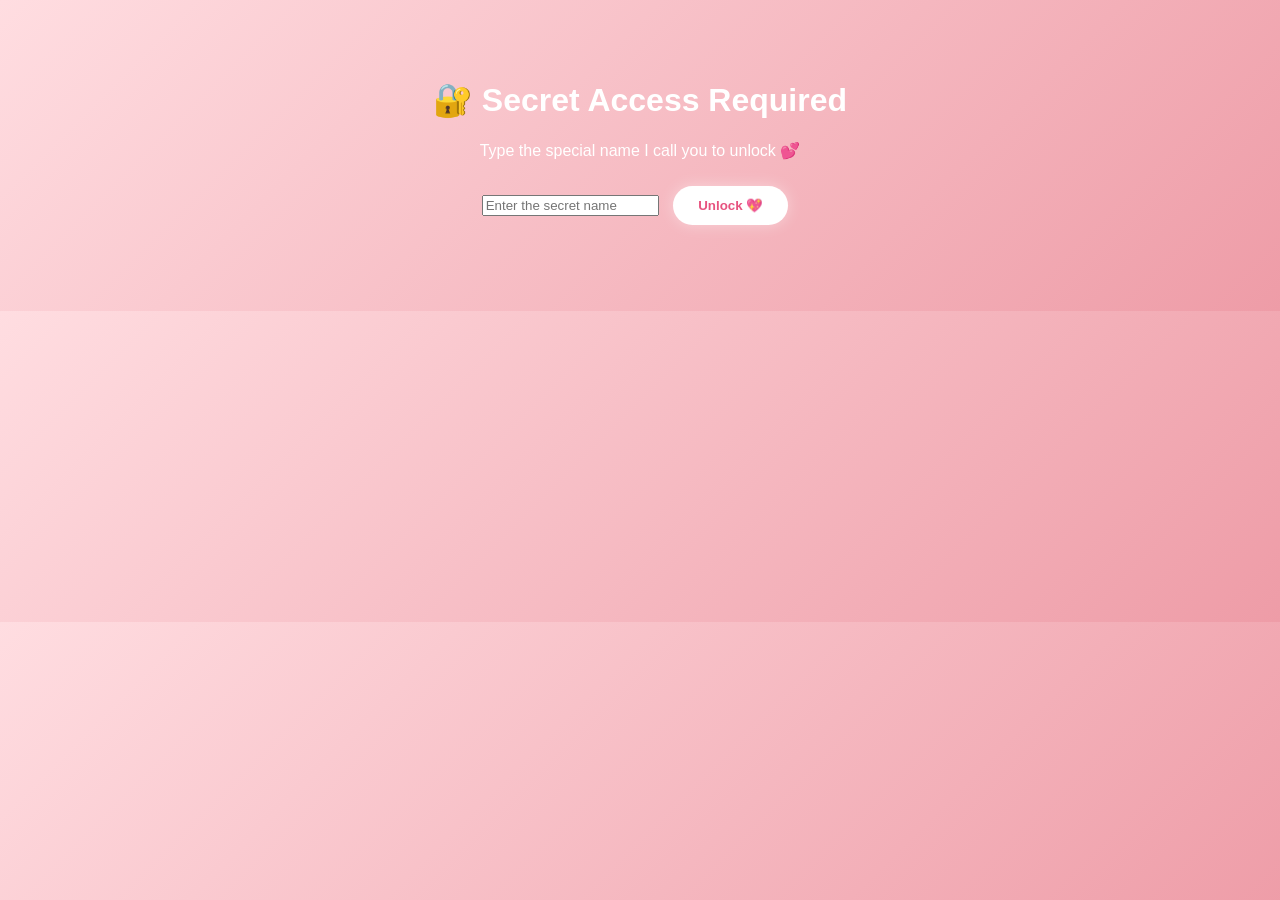
<file: index.html>
<!DOCTYPE html>
<html>
<head>
  <title>Secret 💌</title>
  <link rel="stylesheet" href="style.css">
</head>
<body class="fade-in">

<div class="floating-hearts"></div>

<audio id="bgMusic" loop>
  <source src="Lauv - I Like Me Better (Lyrics) i like me better when i'm with you (1).mp3" type="audio/mpeg">
</audio>

<div class="page center">
  <h1>🔐 Secret Access Required</h1>

  <p class="romantic-text">
    Type the special name I call you to unlock 💕
  </p>

  <input type="password" id="password" placeholder="Enter the secret name">
  <button onclick="checkPassword()">Unlock 💖</button>

  <p id="error" class="error-text"></p>
</div>

<script src="script.js"></script>
</body>
  </html>
</file>
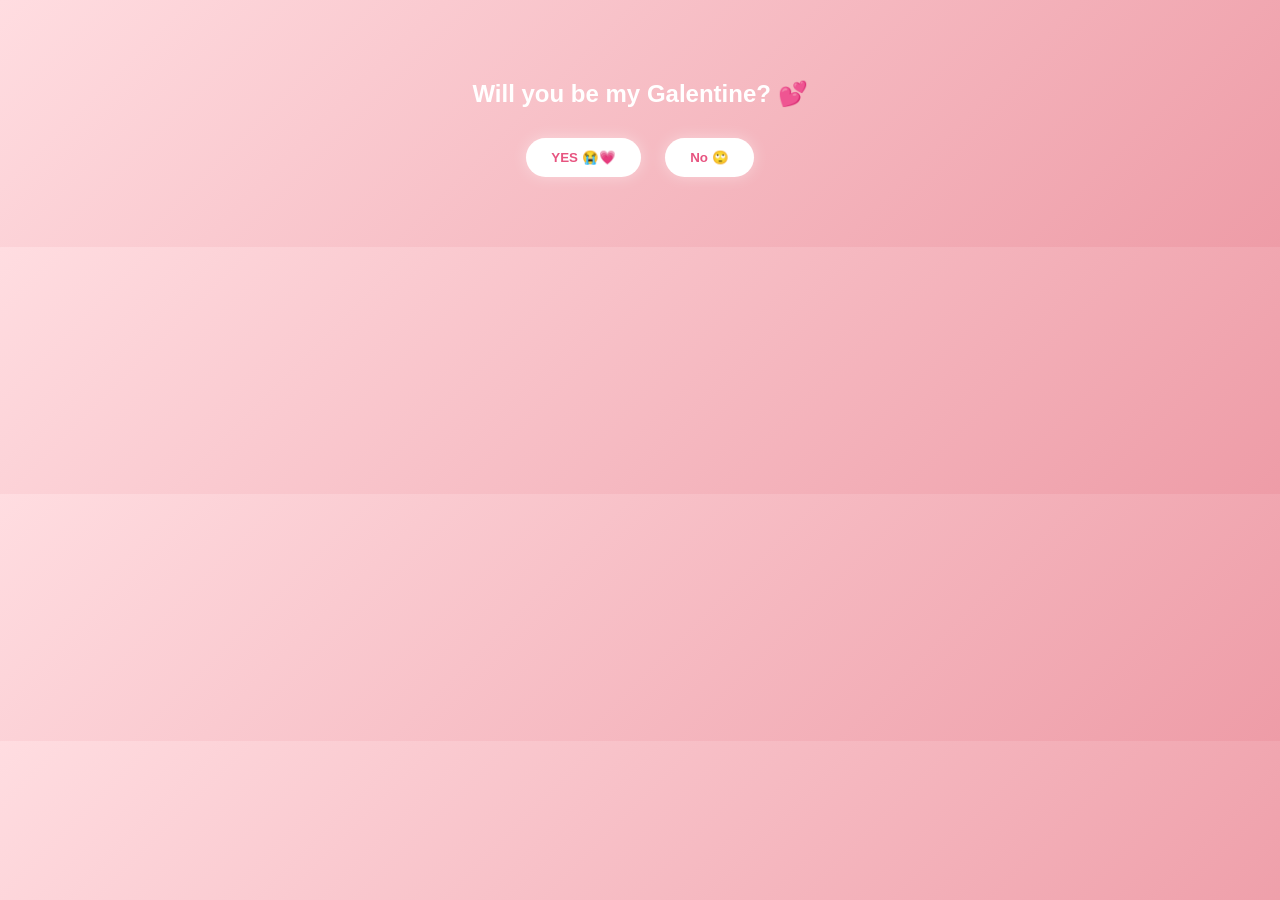
<file: proposal.html>
<!DOCTYPE html>
<html>
<head>
  <title>Galentine 💕</title>
  <link href="https://fonts.googleapis.com/css2?family=Pacifico&family=Dancing+Script:wght@700&display=swap" rel="stylesheet">
  <link rel="stylesheet" href="style.css">
</head>

<body>

<div class="floating-hearts"></div>

<audio id="bgMusic" loop>
  <source src="Lauv - I Like Me Better (Lyrics) i like me better when i'm with you (1).mp3" type="audio/mpeg">
</audio>

<!-- PROPOSAL SECTION -->
<div class="page center" id="proposalSection">
  <h2>Will you be my Galentine? 💕</h2>
  <button onclick="sayYes()">YES 😭💗</button>
  <button onclick="moveNo(this)">No 🙄</button>
</div>

<!-- YAY SECTION -->
<div class="page center hidden" id="yaySection">
  <h1 class="yay-pop">YAYY!! 🎉</h1>
  <canvas id="confetti"></canvas>
</div>

<!-- FINAL CONFIRMATION -->
<div class="page center hidden" id="finalSection">

  <h1 class="confirm-main">Galentine's Date Confirmed 💖</h1>

  <p class="subscription">
    This friendship?<br>
    <span>Lifetime subscription.</span><br>
    No cancellation allowed.
  </p>

  <p class="big-text">When: whenever you want jaaneman 💋</p>
  <p class="big-text">Where: At your fav. spot!</p>

  <p class="song-line">I like me better when I am with you 💖</p>

  <h2 class="happy-text">Happy Galentine's Day 💞</h2>

  <!-- SECRET BUTTON -->
  <button id="secretBtn">Do you know a secret? 😌</button>

  <!-- SECRET MESSAGE -->
  <p id="secretMessage" class="secret hidden">
    You unlocked the secret 😌💌 You’re stuck with me forever.
  </p>

  <!-- SIGNATURE -->
  <h3 id="signature" class="signature hidden">
    With love, Srijannita 💌
  </h3>

  <!-- LOVE METER -->
  <div class="love-meter-container">
    <p>Love Meter 💕</p>
    <div class="love-meter">
      <div class="love-fill" id="loveFill"></div>
    </div>
  </div>

</div>

<script src="script.js"></script>
</body>
  </html>
</file>
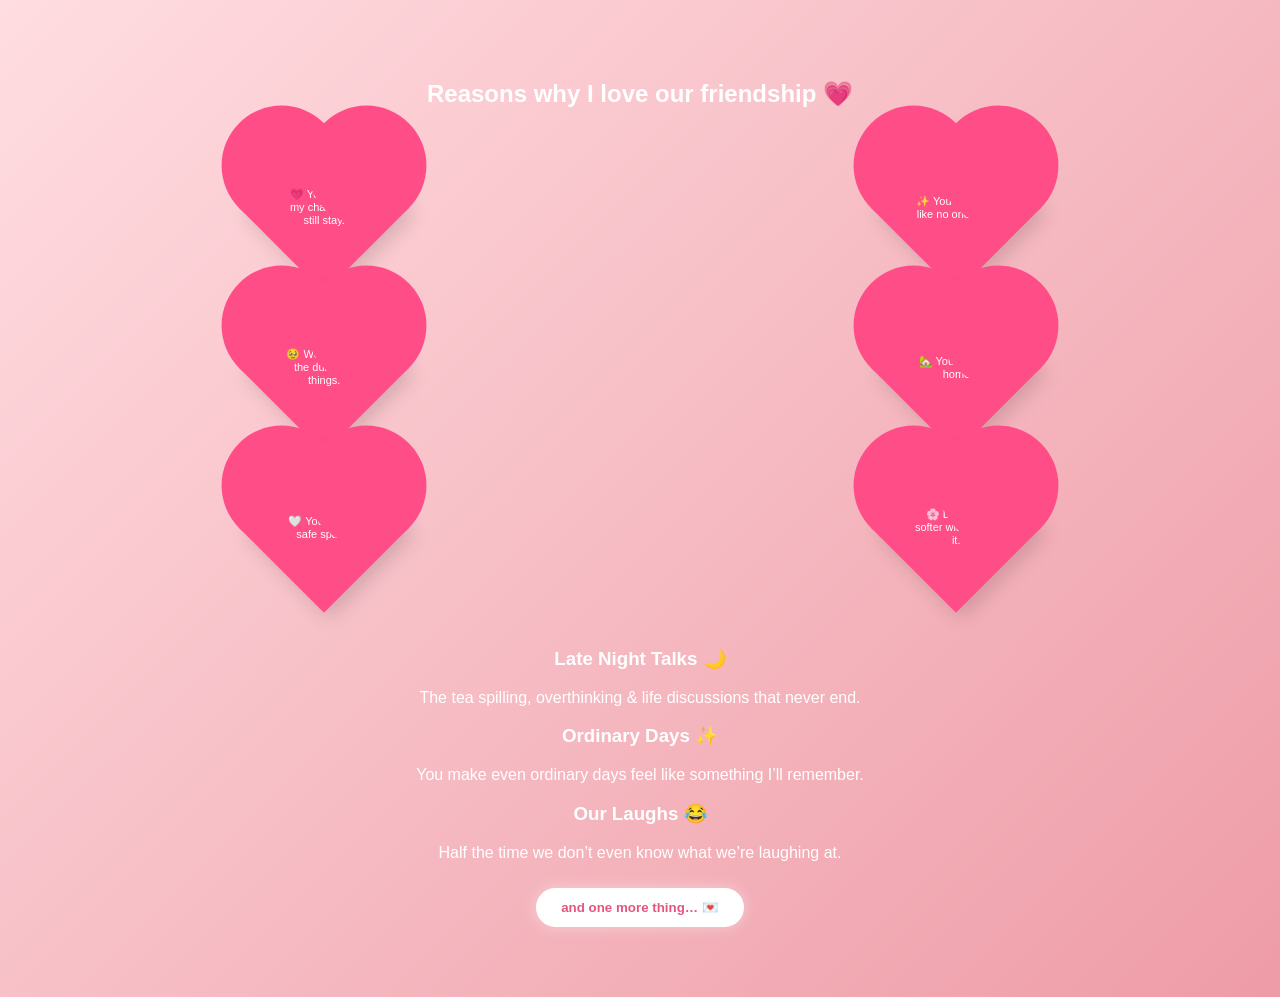
<file: reasons.html>
<!DOCTYPE html>
<html>
<head>
  <title>Why I love us💞</title>
  <link rel="stylesheet" href="style.css">
</head>
<body class="fade-in">

<div class="floating-hearts"></div>

<audio id="bgMusic" loop>
  <source src="Lauv - I Like Me Better (Lyrics) i like me better when i'm with you (1).mp3" type="audio/mpeg">
</audio>

<div class="page">
  <h2>Reasons why I love our friendship 💗</h2>

  <div class="reasons-grid">
    <div class="reason-card"><span>💗 You match my chaos and still stay.</span></div>
    <div class="reason-card"><span>✨ You hype me like no one else.</span></div>
    <div class="reason-card"><span>🥹 We laugh at the dumbest things.</span></div>
    <div class="reason-card"><span>🏡 You feel like home</span></div>
    <div class="reason-card"><span>🤍 You are my safe space.</span></div>
    <div class="reason-card"><span>🌸 Life feels softer with you in it.</span></div>
  </div>

  <div class="special-cards">
    <div class="only-for-you-card">
      <h3>Late Night Talks 🌙</h3>
      <p>The tea spilling, overthinking & life discussions that never end.</p>
    </div>

    <div class="only-for-you-card">
      <h3>Ordinary Days ✨</h3>
      <p>You make even ordinary days feel like something I’ll remember.</p>
    </div>

    <div class="only-for-you-card">
      <h3>Our Laughs 😂</h3>
      <p>Half the time we don’t even know what we’re laughing at.</p>
    </div>
  </div>

  <button onclick="goToProposal()">and one more thing… 💌</button>
</div>

<script src="script.js"></script>
</body>
</html>
</file>
<file: style.css>
/* -------------------- GLOBAL -------------------- */
body {
  margin: 0;
  font-family: 'Segoe UI', sans-serif;
  background: linear-gradient(135deg, #ffdde1, #ee9ca7);
  color: white;
  text-align: center;
  overflow-x: hidden;
}

/* Cinematic Page System */
.page {
  padding: 60px 20px;
  display: block;   /* FIX: must be visible */
  position: relative;
  z-index: 2;
  animation: fadeIn 1s ease-in-out;
}

@keyframes fadeIn {
  from { opacity: 0; }
  to { opacity: 1; }
}

/* -------------------- BUTTONS -------------------- */
button {
  padding: 12px 25px;
  border-radius: 25px;
  border: none;
  background: white;
  color: #e75480;
  font-weight: bold;
  cursor: pointer;
  transition: 0.3s ease;
  box-shadow: 0 0 15px rgba(255,255,255,0.4);
  margin: 10px;
}

button:hover {
  transform: scale(1.08);
  box-shadow: 0 0 25px rgba(255,255,255,0.7);
}

/* -------------------- MINI HEART REASON CARDS -------------------- */

.reasons-grid {
  display: grid;
  grid-template-columns: repeat(2, 1fr);
  gap: 40px 25px;
  justify-items: center;
  margin-top: 40px;
}

.special-cards {
  margin-top: 60px;
  position: relative;
  z-index: 2;
}

.reason-card {
  position: relative;
  width: 120px;
  height: 120px;
  background: #ff4d88;
  transform: rotate(-45deg);
  display: flex;
  align-items: center;
  justify-content: center;
  animation: heartPulse 2.5s infinite ease-in-out;
  box-shadow: 0 8px 20px rgba(0,0,0,0.15);
}

.reason-card::before,
.reason-card::after {
  content: "";
  position: absolute;
  width: 120px;
  height: 120px;
  background: #ff4d88;
  border-radius: 50%;
}

.reason-card::before {
  top: -60px;
  left: 0;
}

.reason-card::after {
  left: 60px;
  top: 0;
}

/* Rotate text back */
.reason-card span {
  transform: rotate(45deg);
  font-size: 11px;
  text-align: center;
  width: 85px;
  line-height: 1.2;
  color: white;
}

/* FIXED TYPO: heartPulse (you had heartPuls e) */
@keyframes heartPulse {
  0% { transform: rotate(-45deg) scale(1); }
  50% { transform: rotate(-45deg) scale(1.05); }
  100% { transform: rotate(-45deg) scale(1); }
}

/* -------------------- FINAL CONFIRMATION -------------------- */

.confirm-main {
  font-family: 'Pacifico', cursive;
  font-size: 50px;
  color: #ff2e75;
  margin-bottom: 20px;
}

.song-line {
  font-style: italic;
  margin: 20px 0;
  font-size: 20px;
  color: #d63384;
}

/* -------------------- LOVE METER -------------------- */

.love-meter-container {
  margin-top: 35px;
}

.love-meter {
  width: 260px;
  height: 20px;
  background: #ffd6ec;
  border-radius: 20px;
  overflow: hidden;
  margin: 10px auto;
}

.love-fill {
  height: 100%;
  width: 0%;
  background: linear-gradient(to right, hotpink, deeppink);
  border-radius: 20px;
  transition: width 2s ease;
}

/* -------------------- FLOATING RANDOM HEARTS -------------------- */

.random-heart {
  position: fixed;
  bottom: 0;
  font-size: 25px;
  animation: floatHeart linear forwards;
}

@keyframes floatHeart {
  from { transform: translateY(0); opacity: 1; }
  to { transform: translateY(-100vh); opacity: 0; }
}

/* -------------------- BACKGROUND FLOATING HEARTS -------------------- */

.floating-hearts {
  position: fixed;
  top: 0;
  left: 0;
  width: 100%;
  height: 100%;
  pointer-events: none;
  overflow: hidden;
  z-index: 0;
}

.bg-heart {
  position: absolute;
  bottom: -50px;
  animation: floatUp linear forwards;
  opacity: 0.7;
}

@keyframes floatUp {
  0% {
    transform: translateY(0) translateX(0);
    opacity: 0.8;
  }
  50% {
    transform: translateY(-50vh) translateX(20px);
  }
  100% {
    transform: translateY(-110vh) translateX(-20px);
    opacity: 0;
  }
}

.hidden {
  display: none;
}

/* Buttons */
.buttons button {
  padding: 12px 20px;
  font-size: 16px;
  border-radius: 20px;
  border: none;
  margin: 10px;
  cursor: pointer;
}

/* Yay text */
.yay-text {
  font-size: 40px;
  animation: pop 1s ease;
}

@keyframes pop {
  0% { transform: scale(0); }
  100% { transform: scale(1); }
}

/* Love meter */
.love-meter {
  width: 80%;
  height: 20px;
  background: #ffd6e7;
  border-radius: 20px;
  margin: 20px auto;
  overflow: hidden;
}

#loveFill {
  height: 100%;
  width: 0%;
  background: linear-gradient(90deg, #ff4d6d, #ff8fab);
  transition: width 2s ease;
}

/* Secret Message */
#secretMessage {
  margin-top: 20px;
  font-size: 20px;
  text-align: center;
  display: none;   /* FIX: hidden by default */
}

/* Signature handwritten vibe */
.signature {
  margin-top: 30px;
  font-family: 'Brush Script MT', cursive;
  font-size: 26px;
  text-align: center;
  }
</file>
